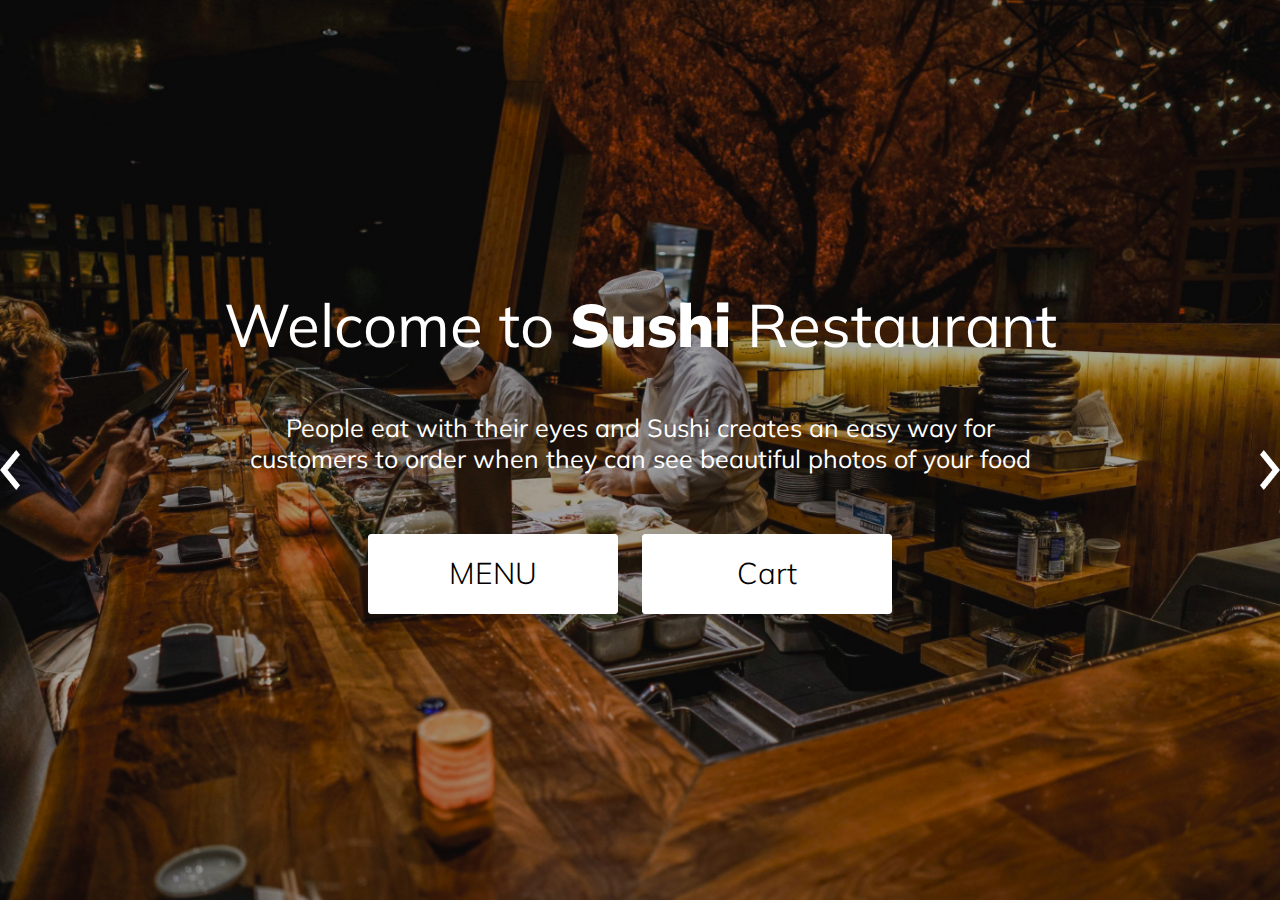
<file: index.html>
<!DOCTYPE html>
<html lang="en">
  <head>
    <meta charset="UTF-8" />
    <meta http-equiv="X-UA-Compatible" content="IE=edge" />
    <meta name="viewport" content="width=device-width, initial-scale=1.0" />
    <title>Sushi Food App</title>
    <link rel="preconnect" href="https://fonts.googleapis.com" />
    <link rel="preconnect" href="https://fonts.gstatic.com" crossorigin />
    <link
      href="https://fonts.googleapis.com/css2?family=Mulish&display=swap"
      rel="stylesheet"
    />
    <link rel="stylesheet" href="style.css" />
  </head>
  <body class="body">

<!-- ------------------The Contents of the webpage--------------------------- -->

    <div class="contents">
      <h2>Welcome to <span> Sushi</span> Restaurant</h2>
      <p>
        People eat with their eyes and Sushi creates an easy way for <br> customers
        to order when they can see beautiful photos of your food
      </p>

      <!-- ------------------The Navigation keys of the webpage--------------------------- -->

      <img class="left" src="keyboard_arrow_left_24px.png" alt="left">
      <img class="right" src="keyboard_arrow_right_24px.png" alt="left">

      <!-- ------------------The Buttons in the webpage--------------------------- -->

      <a target="_blank" href="menu.html"><button>MENU</button></a>
      <a target="_blank" href="cart.html"><button>Cart</button></a>
    </div>
  </body>
</html>
</file>
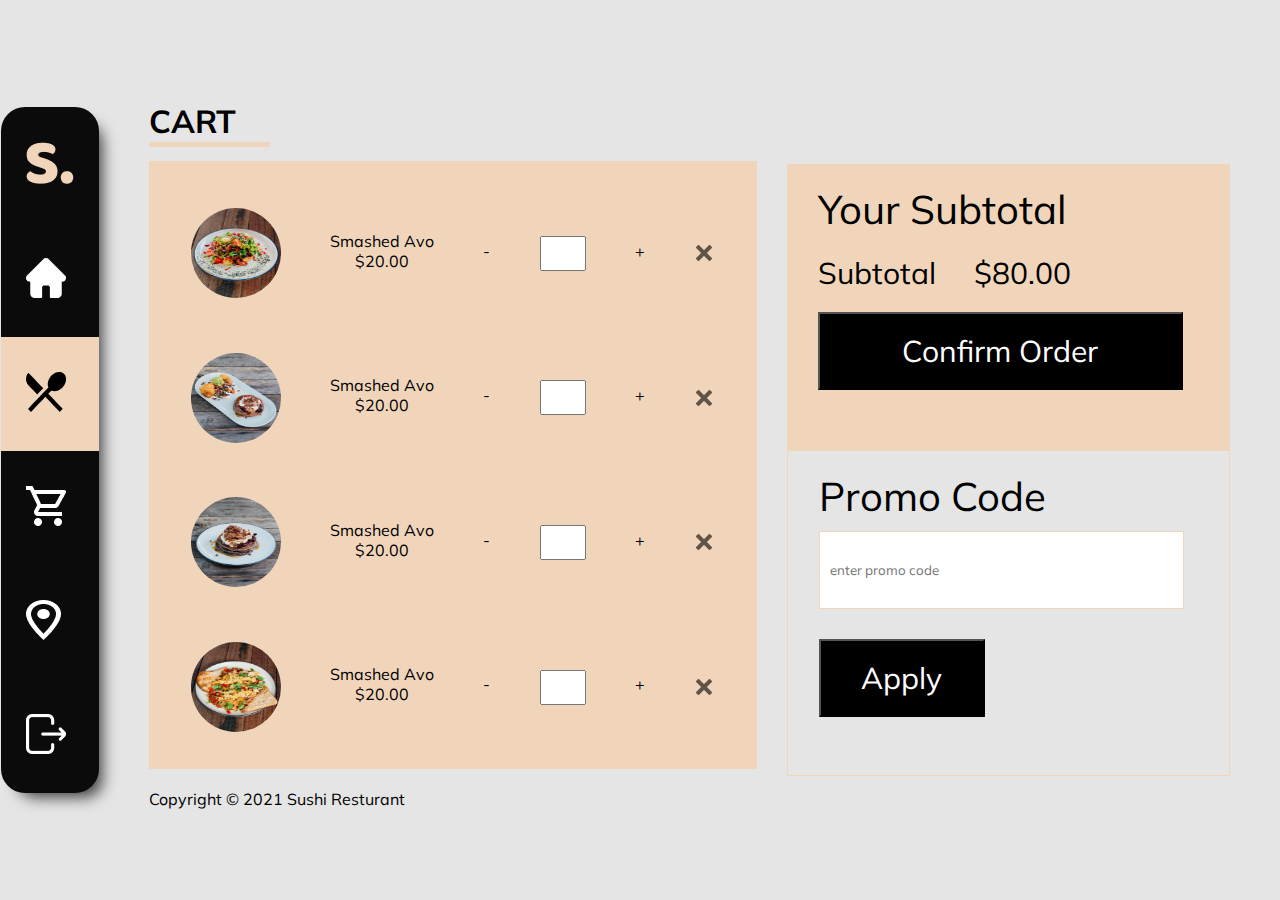
<file: cart.html>
<!DOCTYPE html>
<html lang="en">
  <head>
    <meta charset="UTF-8" />
    <meta http-equiv="X-UA-Compatible" content="IE=edge" />
    <meta name="viewport" content="width=device-width, initial-scale=1.0" />
    <title>Sushi Food App Cart</title>
    <link rel="preconnect" href="https://fonts.googleapis.com" />
    <link rel="preconnect" href="https://fonts.gstatic.com" crossorigin />
    <link
      href="https://fonts.googleapis.com/css2?family=Mulish&display=swap"
      rel="stylesheet"
    />
    <link rel="stylesheet" href="style.css" />
  </head>
  <body class="contain">

<!-- ----------------------the navigations for the honempage-------------------------    -->

    <div class="navigations">
      <ul>
        <li><img src="S..png" alt="" /></li>
        <li><img src="Vector.png" alt="" /></li>
        <li class="plate"><img src="restaurant_menu_24px.png" alt="" /></li>
        <li>
          <a href="cart.html"><img src="shopping_cart_24px.png" alt="" /></a>
        </li>
        <li><img src="place_24px.png" alt="" /></li>
        <li><img src="Vector (1).png" alt="" /></li>
      </ul>
    </div>

    <!-- ----------------------the cart section for the honempage-------------------------    -->

    <div class="items">
      <h1>CART</h1>

      <!-- ----------------------the cart items for the honempage-------------------------    -->

      <div class="cartc">
        <div class="itemss">
            <img src="Rectangle 9.png" alt="">
            <p>Smashed Avo<br><span>$20.00</span></p>
            <p>-</p>
            <input type="phonenumber"  min="1" max="1" minlength="1" maxlength="1">
            <p>+</p>
            <img class="imgg" src="Path.png" alt="">
        </div>
        <!-- ----------------------item number1 for the honempage-------------------------    -->
        <div class="itemss">
            <img src="Rectangle 10.png" alt="">
            <p>Smashed Avo<br><span>$20.00</span></p>
            <p>-</p>
            <input type="phonenumber"  min="1" max="1" minlength="1" maxlength="1">
            <p>+</p>
            <img class="imgg" src="Path.png" alt="">
        </div>
        <!-- ----------------------item number2 for the honempage-------------------------    -->
        <div class="itemss">
            <img src="Rectangle 11.png" alt="">
            <p>Smashed Avo<br><span>$20.00</span></p>
            <p>-</p>
            <input type="phonenumber"  min="1" max="1" minlength="1" maxlength="1">
            <p>+</p>
            <img class="imgg" src="Path.png" alt="">
        </div>
        <!-- ----------------------item number3 for the honempage-------------------------    -->
        <div class="itemss">
            <img src="Rectangle 13.png" alt="">
            <p>Smashed Avo<br><span>$20.00</span></p>
            <p>-</p>
            <input type="phonenumber"  min="1" max="1" minlength="1" maxlength="1">
            <p>+</p>
            <img class="imgg" src="Path.png" alt="">
        </div>
      </div>
      <!-- ----------------------the footer for the honempage-------------------------    -->
      <p>Copyright &copy; 2021 Sushi Resturant</p>
    </div>

    <!-- ----------------------the 3rd section for the honempage-------------------------    -->

    <div class="total">
      <!-- ----------------------the subtotal section for the honempage-------------------------    -->
        <div class="subtotal">
            <h1>Your Subtotal</h1>
            <p>Subtotal <span>$80.00</span></p>
            <!-- ----------------------the button for the subtotal-------------------------    -->
            <a href="menu.html"><button>Confirm Order</button></a>
        </div>
        <!-- ----------------------the promo code for the honempage-------------------------    -->
        <div class="code">
            <h1>Promo Code</h1>
            <input type="text" placeholder="enter promo code"><br>
            <a href="index.html"><button class="btn">Apply</button></a>
        </div>
    </div>
  </body>
</html>
</file>
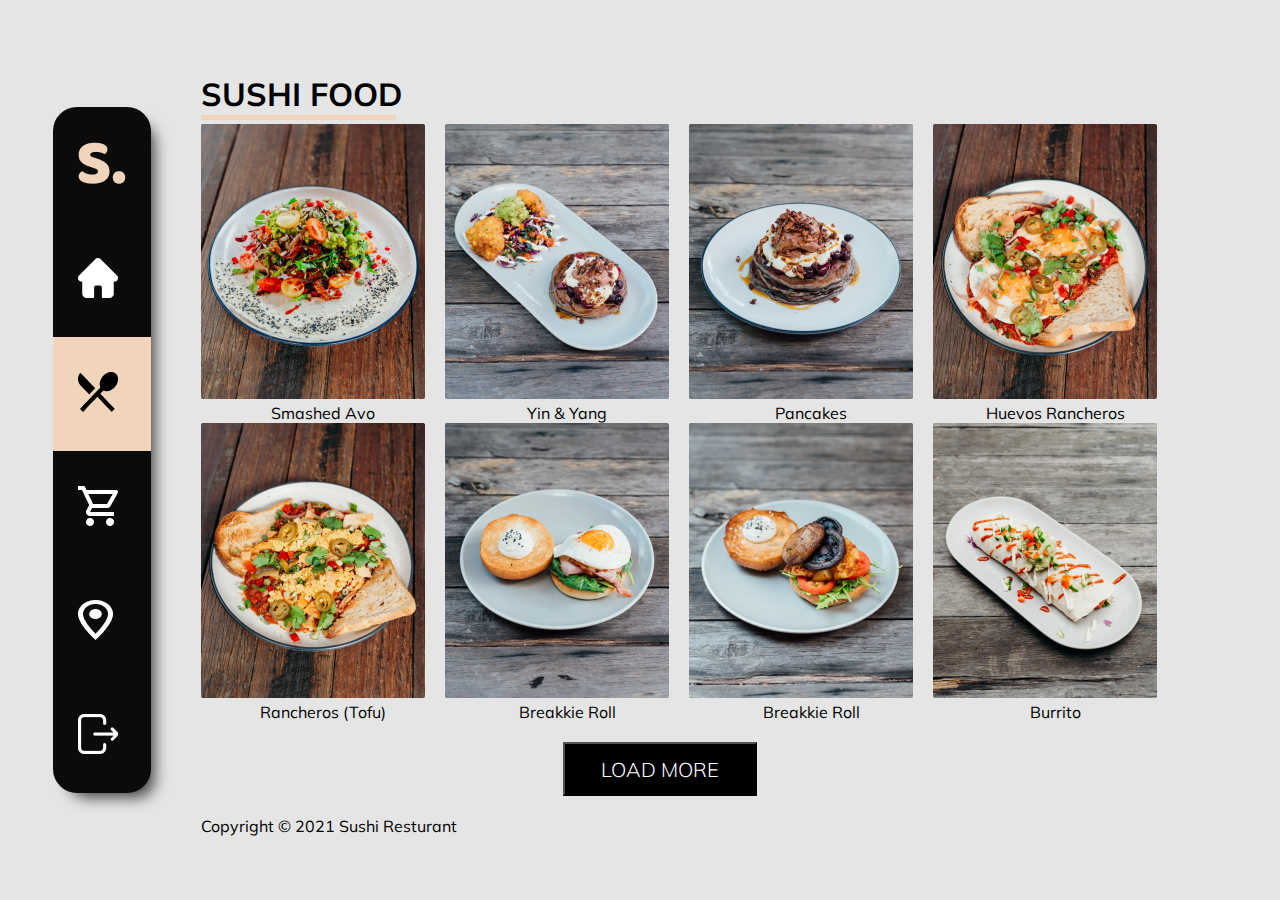
<file: menu.html>
<!DOCTYPE html>
<html lang="en">
  <head>
    <meta charset="UTF-8" />
    <meta http-equiv="X-UA-Compatible" content="IE=edge" />
    <meta name="viewport" content="width=device-width, initial-scale=1.0" />
    <title>Sushi Food App Menu</title>
    <link rel="preconnect" href="https://fonts.googleapis.com" />
    <link rel="preconnect" href="https://fonts.gstatic.com" crossorigin />
    <link
      href="https://fonts.googleapis.com/css2?family=Mulish&display=swap"
      rel="stylesheet"
    />
    <link rel="stylesheet" href="style.css" />
  </head>
  <body class="container">

<!-- ----------------------the navigations for the honempage-------------------------    -->

    <div class="navigations">
      <ul>
        <li><img src="S..png" alt="" /></li>
        <li><img src="Vector.png" alt="" /></li>
        <li class="plate"><img src="restaurant_menu_24px.png" alt="" /></li>
        <li>
          <a href="cart.html"><img src="shopping_cart_24px.png" alt="" /></a>
        </li>
        <li><img src="place_24px.png" alt="" /></li>
        <li><img src="Vector (1).png" alt="" /></li>
      </ul>
    </div>
<!-- ----------------------the navigations for the honempage-------------------------    -->

    <div class="menuitems">
      <h1>SUSHI FOOD</h1>

      <!-- ----------------------the photos for the honempage-------------------------    -->

      <div class="pictures">
        <!-- class top -->
        <div class="top">
          <div>
            <img src="Rectangle 9.png" alt="Image1" />
            <figcaption>Smashed Avo</figcaption>
          </div>
          <div>
            <img src="Rectangle 10.png" alt="Image1" />
            <figcaption>Yin & Yang</figcaption>
          </div>
          <div>
            <img src="Rectangle 11.png" alt="Image1" />
            <figcaption>Pancakes</figcaption>
          </div>
          <div>
            <img src="Rectangle 12.png" alt="Image1" />
            <figcaption>Huevos Rancheros</figcaption>
          </div>
        </div>
        <!-- class down -->
        <div class="down">
          <div>
            <img src="Rectangle 13.png" alt="Image2" />
            <figcaption>Rancheros (Tofu)</figcaption>
          </div>
          <div>
            <img src="Rectangle 14.png" alt="Image2" />
            <figcaption>Breakkie Roll</figcaption>
          </div>
          <div>
            <img src="Rectangle 15.png" alt="Image2" />
            <figcaption>Breakkie Roll</figcaption>
          </div>
          <div>
            <img src="Rectangle 16.png" alt="Image2" />
            <figcaption>Burrito</figcaption>
          </div>
        </div>
      </div>

      <!-- ----------------------the footer and buttons for the honempage-------------------------    -->

      <a href="cart.html"><button>LOAD MORE</button></a>
      <p>Copyright &copy; 2021 Sushi Resturant</p>
    </div>
  </body>
</html>
</file>
<file: style.css>
* {
  margin: 0;
  padding: 0;
  font-family: "Mulish", sans-serif;
  box-sizing: border-box;
}
button{
  cursor: pointer;
}

/* -----------------the styling of the body tag--------------------  */

.body {
  width: 100%;
  height: 100vh;
  background: url(restaurant\ 1.png) no-repeat;
  background-size: cover;
  text-align: center;
  display: flex;
  align-items: center;
  justify-content: center;
}

/* -----------------the styling of content class selector--------------------  */

.contents {
  color: #fff;
}

/* -----------------the styling of the h2 tag--------------------  */

.contents h2 {
  font-style: normal;
  font-weight: 400;
  font-size: 60px;
  line-height: 75px;
  margin-bottom: 50px;
}

/* -----------------the styling of the span tag--------------------  */

.contents h2 span {
  font-weight: 1000;
}

/* -----------------the styling of the p tag--------------------  */

.contents p {
  font-weight: 400;
  font-size: 25px;
  line-height: 31px;
  margin-top: 50px;
  margin-bottom: 50px;
}

/* -----------------the styling of the left class.selector--------------------  */

.left {
  position: absolute;
  top: 50%;
  left: 0;
  cursor: pointer;
}

/* -----------------the styling of the right class.selector--------------------  */

.right {
  position: absolute;
  top: 50%;
  right: 0;
  cursor: pointer;
}

/* -----------------the styling of the button tag--------------------  */

.contents button {
  width: 250px;
  height: 80px;
  background-color: #fff;
  color: #000;
  font-size: 30px;
  font-weight: 300;
  line-height: 37.65px;
  cursor: pointer;
  border-radius: 3px;
  border: 1px solid #fff;
  margin: 10px 20px 0 0;
}


/* -------------------------This is the stylesheet for the menu html page-----------------           */


.container {
  width: 100%;
  height: 100vh;
  display: flex;
  background: #e5e5e5;
  padding: 30px 10%;
  align-items: center;
  justify-content: center;
  animation: appear 0.9s 1s;
}

/* ------------------animation for the container tag------------------ */

@keyframes appear {
  0%{transform: translateY(-2000px);opacity: 0;}
  100%{transform: translateY(0);opacity: 1;}
  
}
/* -------------------------This is the navigations styling of the menu html page-----------------           */

.navigations {
  display: flex;
  align-items: center;
  justify-content: center;
  background-color: #0c0b0b;
  border-radius: 24px;
  position: relative;
  top: 0;
  right: 50px;
  box-shadow: 10px 11px 15px -7px #000000bf;
}

/* -------------------------This is the navigations ul styling of the menu html page-----------------           */

.navigations ul {
  display: flex;
  flex-direction: column;
  align-items: center;
  justify-content: center;
}

/* -------------------------This is the navigations ul styling for the menu html page-----------------           */

.navigations ul li {
  list-style: none;
}

/* -------------------------This is the navigation ul li styling for the menu html page-----------------           */

.navigations li {
  cursor: pointer;
  width: 100%;
  padding: 35px 25px;
  transition: 0.3s;
}

/* -------------------------This is the hover styling for the navigation class -----------------           */

.navigations li:hover {
  border-radius: 10px;
  background: #f1d5bb;
  transform: translateY(2px);
}

/* -------------------------This is the styling for the plate class -----------------           */

.plate {
  background: #f1d5bb;
}

/* -------------------------This is the styling for the menuitems class -----------------           */

.menuitems {
  flex-basis: 50%;
}

/* -------------------------This is the styling for the menuitems hi class-----------------           */

.menuitems h1 {
  margin: 10px 0;
  position: relative;
}

/* -------------------------This is hover styling  for the menuitems class-----------------           */

.menuitems h1::after {
  content: "";
  width: 20%;
  height: 5px;
  position: absolute;
  left: 0;
  bottom: -6px;
  background: #f1d5bb;
}

/* -------------------------This is the menubutton styling -----------------           */

.menuitems button {
  position: relative;
  top: 0;
  left: 35%;
  margin: 20px;
  font-weight: 300;
  font-size: 20px;
  line-height: 25px;
  width: 194px;
  height: 54px;
  background: #000;
  color: #fff;
  text-align: center;
  cursor: pointer;
}

/* -------------------------This is the styling for the top class -----------------           */

.top {
  display: flex;
}

/* -------------------------This is the styling for the img  -----------------           */

.top img {
  margin-right: 20px;
}

/* -------------------------This is the styling for the figcaption tag -----------------           */

figcaption {
  text-align: center;
}

/* -------------------------This is the styling for the down tag -----------------           */

.down {
  display: flex;
}

/* -------------------------This is the styling for the down img tag-----------------           */

.down img {
  margin-right: 20px;
}

/* -------------------------This is the styling for the pictues img class-----------------           */

.pictures img {
  cursor: pointer;
  transition: 1s;
}

/* -------------------------This is the styling for the pictures img class-----------------           */

.pictures img:hover {
  filter: grayscale(5);
  transform: translateY(6px);
}



/* -------------------------This is the stylesheet for the cart html page-----------------           */



.contain {
  width: 100%;
  height: 100vh;
  display: flex;
  background: #e5e5e5;
  padding: 30px 10%;
  align-items: center;
  justify-content: center;
}

/* -------------------------This is the styling for the items hi tag-----------------           */

.items h1 {
  margin: 10px 0;
  position: relative;
}

/* -------------------------This is the after psudo class for the items h1-----------------           */

.items h1::after {
  content: "";
  width: 20%;
  height: 5px;
  position: absolute;
  left: 0;
  bottom: -6px;
  background: #f1d5bb;
}

/* -------------------------This is the styling for the cartc class -----------------           */

.cartc {
  width: 608px;
  height: 608px;
  padding: 20px 7%;
  background: #f1d5bb;
  margin-top: 20px;
  margin-bottom: 20px;
}

/* -------------------------This is the stying for the cartc img class-----------------           */

.cartc img {
  width: 90px;
  height: 90px;
  border-radius: 50%;
}

/* -------------------------This is the styling for the cartc p tag-----------------           */

.cartc p {
  margin-top: 20%;
}

/* -------------------------This is the styling for the itemss class -----------------           */

.itemss {
  display: flex;
  align-items: center;
  justify-content: space-between;
}

/* -------------------------This is the styling for the itemss  p class -----------------           */

.itemss p {
  text-align: center;
  position: relative;
  top: -55px;
}

/* -------------------------This is the styling for the itemss input class -----------------           */

.itemss input {
  padding: 0 20px;
  width: 46px;
  height: 35px;
  outline: none;
}

/* ------------------------This is the styling for the imgg class -----------------           */

.imgg{
  max-width: 20px;
  max-height: 20px;
}

/* -------------------------This is the styling for the total class -----------------           */

.total {
  margin-top: 40px;
  margin-left: 30px;
}

/* -------------------------This is the styling for the subtotal class -----------------           */

.subtotal {
  width: 443px;
  height: 286px;
  background: #f1d5bb;
  padding: 20px 7%;
}

/* -------------------------This is the styling for the subtotal h1 class-----------------           */

.subtotal h1 {
  margin-bottom: 20px;
  font-weight: 400;
  font-size: 40px;
  line-height: 50px;
}

/* -------------------------This is the styling for the subtotal p class-----------------           */

.subtotal p {
  margin-bottom: 20px;
  font-weight: 400;
  font-size: 30px;
  line-height: 38px;
}

/* -------------------------This is the styling for the subtotal span class-----------------           */

.subtotal span {
  margin-left: 30px;
}

/* -------------------------This is the styling for the subtotal button tag-----------------           */

.subtotal button {
  width: 365px;
  height: 78px;
  background: #000;
  color: #fff;
  font-weight: 400;
  font-size: 30px;
  line-height: 38px;
}

/* -------------------------This is the stylesheet for the code class -----------------           */

.code {
  width: 443px;
  height: 326px;
  background: #e5e5e5;
  border: 1px solid #f1d5bb;
  padding: 20px 7%;
}

/* -------------------------This is the stylesheet for the code h1 tag -----------------           */

.code h1 {
  font-weight: 400;
  font-size: 40px;
  line-height: 50px;
  margin-bottom: 10px;
}

/* -------------------------This is the stylesheet for the code input tag-----------------           */

.code input {
  width: 365px;
  height: 78px;
  background: #ffffff;
  border: 1px solid #f1d5bb;
  padding: 0 10px;
  margin-bottom: 30px;
}

/* -------------------------This is the stylesheet for the code button tag-----------------           */

.code button {
  width: 166px;
  height: 78px;
  background: #000000;
  color: #fff;
  font-weight: 400;
  font-size: 30px;
  line-height: 38px;
}
</file>
